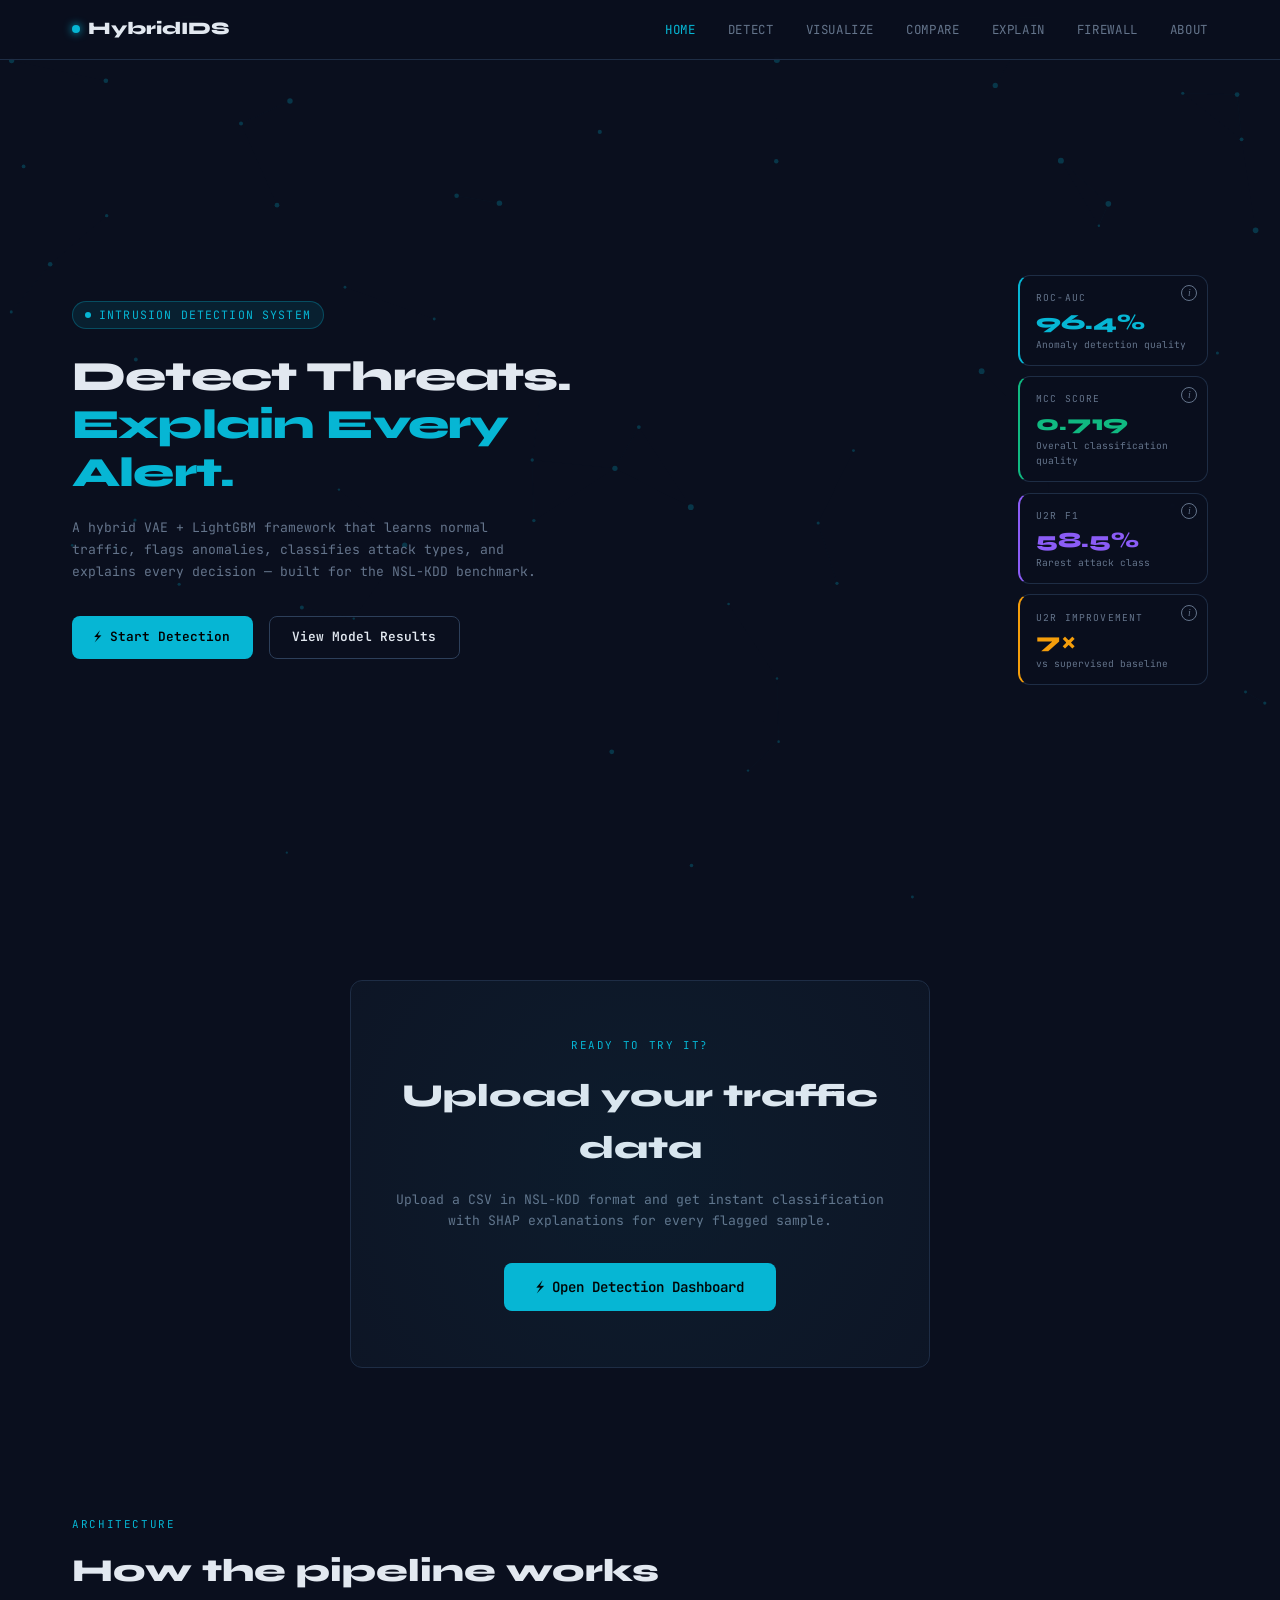
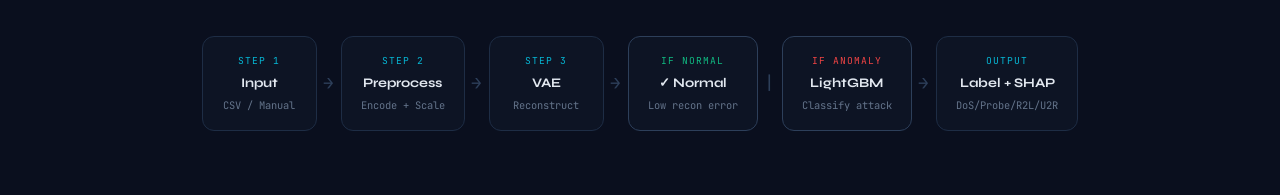
<file: frontend/index.html>
<!DOCTYPE html>
<html lang="en">
<head>
  <meta charset="UTF-8"/>
  <meta name="viewport" content="width=device-width, initial-scale=1.0"/>
  <title>HybridIDS — Network Intrusion Detection System</title>
  <link href="https://fonts.googleapis.com/css2?family=Syne:wght@700;800&family=JetBrains+Mono:wght@400;600&display=swap" rel="stylesheet"/>
  <style>
    *, *::before, *::after { box-sizing: border-box; margin: 0; padding: 0; }

    :root {
      --bg:        #0a0f1e;
      --panel:     #0d1424;
      --surface:   #111827;
      --border:    #1e2d45;
      --border2:   #2d3f5a;
      --cyan:      #06b6d4;
      --green:     #10b981;
      --purple:    #8b5cf6;
      --yellow:    #f59e0b;
      --red:       #ef4444;
      --orange:    #f97316;
      --text:      #e2e8f0;
      --muted:     #64748b;
      --radius:    8px;
      --radius-lg: 12px;
      --transition:0.2s ease;
    }

    html { scroll-behavior: smooth; }

    body {
      background: var(--bg);
      color: var(--text);
      font-family: 'JetBrains Mono', monospace;
      font-size: 14px;
      line-height: 1.6;
      min-height: 100vh;
    }

    a { color: inherit; text-decoration: none; }

    .container {
      max-width: 1200px;
      margin: 0 auto;
      padding: 0 2rem;
    }

    .muted { color: var(--muted); }

    /* ── Navbar ── */
    .navbar {
      position: fixed;
      top: 0; left: 0; right: 0;
      z-index: 200;
      height: 60px;
      background: rgba(10,15,30,0.88);
      backdrop-filter: blur(12px);
      border-bottom: 1px solid var(--border);
      display: flex;
      align-items: center;
    }
    .navbar .container {
      display: flex;
      align-items: center;
      justify-content: space-between;
      width: 100%;
    }
    .nav-logo {
      display: flex;
      align-items: center;
      gap: 8px;
      font-family: 'Syne', sans-serif;
      font-weight: 800;
      font-size: 1.1rem;
    }
    .nav-logo .dot {
      width: 8px; height: 8px;
      background: var(--cyan);
      border-radius: 50%;
      box-shadow: 0 0 8px var(--cyan);
    }
    .nav-links {
      display: flex;
      list-style: none;
      gap: 2rem;
    }
    .nav-links a {
      font-size: 0.78rem;
      color: var(--muted);
      letter-spacing: 0.05em;
      text-transform: uppercase;
      transition: color var(--transition);
    }
    .nav-links a:hover,
    .nav-links a.active { color: var(--cyan); }

    /* ── Buttons ── */
    .btn {
      display: inline-flex;
      align-items: center;
      gap: 6px;
      padding: 0.65rem 1.4rem;
      border-radius: var(--radius);
      font-family: 'JetBrains Mono', monospace;
      font-size: 0.8rem;
      font-weight: 600;
      cursor: pointer;
      transition: all var(--transition);
      border: none;
    }
    .btn-primary { background: var(--cyan); color: #000; }
    .btn-primary:hover { background: #22d3ee; box-shadow: 0 0 20px rgba(6,182,212,0.4); }
    .btn-outline { background: transparent; border: 1px solid var(--border2); color: var(--text); }
    .btn-outline:hover { border-color: var(--cyan); color: var(--cyan); }

    /* ── Section helpers ── */
    .section-tag {
      display: inline-block;
      font-size: 0.68rem;
      letter-spacing: 0.15em;
      text-transform: uppercase;
      color: var(--cyan);
      margin-bottom: 0.75rem;
    }
    .section-title {
      font-family: 'Syne', sans-serif;
      font-size: 2rem;
      font-weight: 800;
      margin-bottom: 0.75rem;
    }
    .section-sub {
      color: var(--muted);
      font-size: 0.82rem;
      max-width: 540px;
    }
    .section-header { margin-bottom: 2.5rem; }

    /* ── Animations ── */
    @keyframes fadeUp {
      from { opacity: 0; transform: translateY(20px); }
      to   { opacity: 1; transform: translateY(0); }
    }
    @keyframes blink {
      0%,100% { opacity: 1; }
      50%      { opacity: 0; }
    }

    .stagger > * { animation: fadeUp 0.5s ease forwards; opacity: 0; }
    .stagger > *:nth-child(1) { animation-delay: 0.1s; }
    .stagger > *:nth-child(2) { animation-delay: 0.2s; }
    .stagger > *:nth-child(3) { animation-delay: 0.3s; }
    .stagger > *:nth-child(4) { animation-delay: 0.4s; }
    .stagger > *:nth-child(5) { animation-delay: 0.5s; }
    .stagger > *:nth-child(6) { animation-delay: 0.6s; }

    /* ══════════════════════════════
       HERO
    ══════════════════════════════ */
    .hero {
      min-height: 100vh;
      display: flex;
      align-items: center;
      padding-top: 60px;
      position: relative;
      overflow: hidden;
    }
    canvas#bg {
      position: fixed;
      inset: 0;
      z-index: 0;
      opacity: 0.4;
    }
    .hero .container {
      display: flex;
      align-items: center;
      justify-content: space-between;
      gap: 3rem;
      width: 100%;
      position: relative;
      z-index: 2;
    }
    .hero-content {
      flex: 1;
      min-width: 0;
      max-width: 560px;
    }
    .hero-tag {
      display: inline-flex;
      align-items: center;
      gap: 8px;
      padding: 4px 12px;
      background: rgba(6,182,212,0.1);
      border: 1px solid rgba(6,182,212,0.3);
      border-radius: 100px;
      font-size: 0.72rem;
      color: var(--cyan);
      letter-spacing: 0.1em;
      text-transform: uppercase;
      margin-bottom: 1.5rem;
    }
    .hero-tag .blink {
      width: 6px; height: 6px;
      background: var(--cyan);
      border-radius: 50%;
      animation: blink 1.2s infinite;
    }
    .hero h1 {
      font-family: 'Syne', sans-serif;
      font-size: 2.6rem;
      font-weight: 800;
      line-height: 1.15;
      letter-spacing: -0.02em;
      margin-bottom: 1.25rem;
    }
    .hero h1 .line2 { color: var(--cyan); display: block; }
    .hero-sub {
      font-size: 0.82rem;
      color: var(--muted);
      line-height: 1.7;
      max-width: 480px;
      margin-bottom: 2rem;
    }
    .hero-actions { display: flex; gap: 1rem; flex-wrap: wrap; }

    /* ══════════════════════════════
       STAT CARDS + TOOLTIPS
    ══════════════════════════════ */
    .hero-stats {
      flex-shrink: 0;
      z-index: 2;
    }
    .stats-grid {
      display: flex;
      flex-direction: column;
      gap: 0.65rem;
      width: 190px;
    }
    .stat-card {
      position: relative;
      background: rgba(10,15,30,0.85);
      backdrop-filter: blur(10px);
      border: 1px solid var(--border);
      border-radius: var(--radius-lg);
      padding: 0.9rem 1rem 0.8rem;
      cursor: default;
      overflow: visible; /* tooltips must escape */
      transition: border-color 0.25s, transform 0.2s, box-shadow 0.25s;
      animation: fadeUp 0.6s ease forwards;
      opacity: 0;
    }
    .stat-card:nth-child(1) { animation-delay: 0.4s; }
    .stat-card:nth-child(2) { animation-delay: 0.55s; }
    .stat-card:nth-child(3) { animation-delay: 0.7s; }
    .stat-card:nth-child(4) { animation-delay: 0.85s; }

    .stat-card.cyan   { --accent: var(--cyan);   border-left: 2px solid var(--cyan); }
    .stat-card.green  { --accent: var(--green);  border-left: 2px solid var(--green); }
    .stat-card.purple { --accent: var(--purple); border-left: 2px solid var(--purple); }
    .stat-card.yellow { --accent: var(--yellow); border-left: 2px solid var(--yellow); }

    .stat-card:hover {
      transform: translateY(-3px);
      border-color: var(--accent);
      box-shadow: 0 8px 28px color-mix(in srgb, var(--accent) 18%, transparent);
    }
    .stat-card::before {
      content: '';
      position: absolute;
      top: 0; left: 0; right: 0;
      height: 2px;
      background: var(--accent);
      border-radius: var(--radius-lg) var(--radius-lg) 0 0;
      opacity: 0;
      transition: opacity 0.25s;
    }
    .stat-card:hover::before { opacity: 1; }

    .info-icon {
      position: absolute;
      top: 0.6rem; right: 0.6rem;
      width: 16px; height: 16px;
      border-radius: 50%;
      border: 1px solid var(--muted);
      color: var(--muted);
      font-size: 10px;
      display: flex; align-items: center; justify-content: center;
      font-family: serif;
      font-style: italic;
      transition: border-color 0.2s, color 0.2s;
    }
    .stat-card:hover .info-icon { border-color: var(--accent); color: var(--accent); }

    .stat-label {
      font-size: 0.6rem;
      letter-spacing: 0.12em;
      text-transform: uppercase;
      color: var(--muted);
      margin-bottom: 0.4rem;
    }
    .stat-value {
      font-family: 'Syne', sans-serif;
      font-size: 1.35rem;
      font-weight: 800;
      color: var(--accent);
      line-height: 1;
      margin-bottom: 0.2rem;
    }
    .stat-sub { font-size: 0.6rem; color: var(--muted); }

    /* tooltip — pops to the LEFT of the card */
    .tooltip {
      position: absolute;
      top: 50%;
      right: calc(100% + 12px);
      left: auto;
      transform: translateY(-50%) translateX(6px);
      width: 270px;
      background: #080f1c;
      border: 1px solid var(--accent);
      border-radius: 10px;
      padding: 0.9rem;
      pointer-events: none;
      opacity: 0;
      transition: opacity 0.2s ease, transform 0.2s ease;
      z-index: 999;
      box-shadow: 0 10px 36px rgba(0,0,0,0.8);
    }
    /* right-pointing arrow */
    .tooltip::after {
      content: '';
      position: absolute;
      top: 50%;
      left: 100%;
      transform: translateY(-50%);
      border: 6px solid transparent;
      border-left-color: var(--accent);
    }
    .stat-card:hover .tooltip {
      opacity: 1;
      transform: translateY(-50%) translateX(0);
    }

    .tooltip-title {
      font-family: 'Syne', sans-serif;
      font-size: 0.75rem;
      font-weight: 700;
      color: var(--accent);
      margin-bottom: 0.45rem;
      display: flex; align-items: center; gap: 0.4rem;
    }
    .tooltip-title::before {
      content: '';
      width: 5px; height: 5px;
      border-radius: 50%;
      background: var(--accent);
      flex-shrink: 0;
    }
    .tooltip-body {
      font-size: 0.7rem;
      line-height: 1.55;
      color: #94a3b8;
    }
    .tooltip-body strong { color: var(--text); font-weight: 600; }
    .tooltip-highlight {
      display: block;
      margin-top: 0.5rem;
      padding: 0.2rem 0.55rem;
      background: color-mix(in srgb, var(--accent) 10%, transparent);
      border-left: 2px solid var(--accent);
      border-radius: 3px;
      font-size: 0.66rem;
      color: var(--accent);
      font-weight: 600;
    }

    /* ══════════════════════════════
       FEATURES
    ══════════════════════════════ */
    .features { padding: 6rem 0; position: relative; z-index: 1; }
    .features-grid {
      display: grid;
      grid-template-columns: repeat(3, 1fr);
      gap: 1.25rem;
    }
    .feature-card {
      background: var(--panel);
      border: 1px solid var(--border);
      border-radius: var(--radius-lg);
      padding: 1.5rem;
      transition: transform var(--transition), border-color var(--transition);
      position: relative;
      overflow: hidden;
    }
    .feature-card:hover { transform: translateY(-4px); border-color: var(--border2); }
    .feature-card::after {
      content: '';
      position: absolute; inset: 0;
      background: linear-gradient(135deg, rgba(6,182,212,0.04), transparent);
      opacity: 0;
      transition: opacity var(--transition);
      pointer-events: none;
    }
    .feature-card:hover::after { opacity: 1; }
    .feature-icon {
      width: 40px; height: 40px;
      border-radius: var(--radius);
      display: flex; align-items: center; justify-content: center;
      font-size: 1.2rem;
      margin-bottom: 0.9rem;
    }
    .feature-card h3 { font-family: 'Syne', sans-serif; font-size: 0.95rem; margin-bottom: 0.45rem; }
    .feature-card p  { color: var(--muted); font-size: 0.78rem; line-height: 1.6; }

    /* ══════════════════════════════
       PIPELINE
    ══════════════════════════════ */
    .pipeline { padding: 4rem 0; position: relative; z-index: 1; }
    .pipeline-flow {
      display: flex;
      align-items: center;
      justify-content: center;
      flex-wrap: wrap;
      margin-top: 2.5rem;
    }
    .pipeline-step {
      background: var(--panel);
      border: 1px solid var(--border);
      border-radius: var(--radius-lg);
      padding: 1rem 1.2rem;
      text-align: center;
      min-width: 115px;
      transition: border-color var(--transition);
    }
    .pipeline-step:hover { border-color: var(--cyan); }
    .pipeline-step-num  { font-size: 0.6rem; color: var(--cyan); text-transform: uppercase; letter-spacing: 0.1em; margin-bottom: 0.25rem; }
    .pipeline-step-name { font-family: 'Syne', sans-serif; font-size: 0.82rem; font-weight: 700; }
    .pipeline-step-sub  { font-size: 0.65rem; color: var(--muted); margin-top: 0.2rem; }
    .pipeline-arrow     { color: var(--border2); font-size: 1.1rem; padding: 0 0.4rem; flex-shrink: 0; }

    /* ══════════════════════════════
       CTA
    ══════════════════════════════ */
    .cta { padding: 5rem 0; text-align: center; position: relative; z-index: 1; }
    .cta-box {
      background: var(--panel);
      border: 1px solid var(--border);
      border-radius: var(--radius-lg);
      padding: 3.5rem 2rem;
      max-width: 580px;
      margin: 0 auto;
      position: relative;
      overflow: hidden;
    }
    .cta-box::before {
      content: '';
      position: absolute;
      top: -50%; left: -50%;
      width: 200%; height: 200%;
      background: radial-gradient(circle at center, rgba(6,182,212,0.05) 0%, transparent 60%);
      pointer-events: none;
    }

    /* ══════════════════════════════
       RESPONSIVE
    ══════════════════════════════ */
    @media (max-width: 960px) {
      .hero .container  { flex-direction: column; text-align: center; padding-top: 2rem; }
      .hero-content     { max-width: 100%; }
      .hero-actions     { justify-content: center; }
      .hero-sub         { margin: 0 auto 2rem; }
      .hero-stats       { width: 100%; }
      .stats-grid       { width: 100%; flex-direction: row; flex-wrap: wrap; }
      .features-grid    { grid-template-columns: 1fr 1fr; }
      .nav-links        { display: none; }
    }
    @media (max-width: 600px) {
      .features-grid  { grid-template-columns: 1fr; }
      .pipeline-flow  { flex-direction: column; }
      .pipeline-arrow { transform: rotate(90deg); }
    }
  </style>
</head>
<body>

<canvas id="bg"></canvas>

<!-- ── Navbar ── -->
<nav class="navbar">
  <div class="container">
    <a href="/index.html" class="nav-logo"><span class="dot"></span>HybridIDS</a>
    <ul class="nav-links">
      <li><a href="/index.html" class="active">Home</a></li>
      <li><a href="/dashboard.html">Detect</a></li>
      <li><a href="/visualizations.html">Visualize</a></li>
      <li><a href="/comparison.html">Compare</a></li>
      <li><a href="/explainability.html">Explain</a></li>
      <li><a href="/firewall.html">Firewall</a></li>
      <li><a href="/about.html">About</a></li>
    </ul>
  </div>
</nav>

<!-- ── Hero ── -->
<section class="hero">
  <div class="container">

    <!-- Left: text -->
    <div class="hero-content">
      <div class="hero-tag"><span class="blink"></span>Intrusion Detection System</div>
      <h1>Detect Threats.<span class="line2">Explain Every Alert.</span></h1>
      <p class="hero-sub">
        A hybrid VAE + LightGBM framework that learns normal traffic, flags anomalies,
        classifies attack types, and explains every decision — built for the NSL-KDD benchmark.
      </p>
      <div class="hero-actions">
        <a href="/dashboard.html" class="btn btn-primary">⚡ Start Detection</a>
        <a href="/comparison.html" class="btn btn-outline">View Model Results</a>
      </div>
    </div>

    <!-- Right: stat cards -->
    <div class="hero-stats">
      <div class="stats-grid">

        <!-- ROC-AUC -->
        <div class="stat-card cyan">
          <div class="info-icon">i</div>
          <div class="stat-label">ROC-AUC</div>
          <div class="stat-value">96.4%</div>
          <div class="stat-sub">Anomaly detection quality</div>
          <div class="tooltip">
            <div class="tooltip-title">ROC-AUC Explained</div>
            <div class="tooltip-body">
              <strong>Receiver Operating Characteristic — Area Under Curve.</strong>
              Measures how well the VAE separates normal traffic from attacks <em>before</em> any classification happens.
              <br><br>
              1.0 = perfect &nbsp;·&nbsp; 0.5 = random guessing.<br>
              <strong>0.964</strong> — highly accurate even though it never saw attack labels during training.
              <span class="tooltip-highlight">VAE trained on normal traffic only</span>
            </div>
          </div>
        </div>

        <!-- MCC -->
        <div class="stat-card green">
          <div class="info-icon">i</div>
          <div class="stat-label">MCC Score</div>
          <div class="stat-value">0.719</div>
          <div class="stat-sub">Overall classification quality</div>
          <div class="tooltip">
            <div class="tooltip-title">Matthews Correlation Coefficient</div>
            <div class="tooltip-body">
              The <strong>most honest metric</strong> for imbalanced datasets — accounts for all four cells: TP, TN, FP, FN.
              <br><br>
              <strong>0</strong> = random guessing &nbsp;·&nbsp; <strong>1.0</strong> = perfect.<br>
              0.719 is strong given NSL-KDD's extreme class imbalance.
              <span class="tooltip-highlight">More reliable than accuracy on skewed data</span>
            </div>
          </div>
        </div>

        <!-- U2R F1 -->
        <div class="stat-card purple">
          <div class="info-icon">i</div>
          <div class="stat-label">U2R F1</div>
          <div class="stat-value">58.5%</div>
          <div class="stat-sub">Rarest attack class</div>
          <div class="tooltip">
            <div class="tooltip-title">User-to-Root F1 Score</div>
            <div class="tooltip-body">
              <strong>U2R = User-to-Root</strong> — privilege escalation where an intruder gains admin access from a normal account. Rarest and most dangerous class.
              <br><br>
              F1 balances precision and recall. 58.5% on a class with only <strong>52 training samples</strong> vs 45,927 DoS is a major result.
              <span class="tooltip-highlight">Only 52 U2R samples in training set</span>
            </div>
          </div>
        </div>

        <!-- 7x -->
        <div class="stat-card yellow">
          <div class="info-icon">i</div>
          <div class="stat-label">U2R Improvement</div>
          <div class="stat-value">7×</div>
          <div class="stat-sub">vs supervised baseline</div>
          <div class="tooltip">
            <div class="tooltip-title">Headline Result</div>
            <div class="tooltip-body">
              Plain LightGBM (no VAE) scores <strong>0.082 F1</strong> on U2R.
              The full hybrid scores <strong>0.585</strong>.
              <br><br>
              A <strong>7× improvement</strong> — proving VAE latent features help detect rare attacks the classifier would otherwise miss entirely.
              <span class="tooltip-highlight">0.082 → 0.585 &nbsp;·&nbsp; supervised vs hybrid</span>
            </div>
          </div>
        </div>

      </div>
    </div>

  </div>
</section>

<!-- ── Features 
<section class="features">
  <div class="container">
    <div class="section-header">
      <span class="section-tag">What it does</span>
      <h2 class="section-title">Four-stage intelligent pipeline</h2>
      <p class="section-sub">Each component is independently valuable — together they form a robust, explainable detection system.</p>
    </div>
    <div class="features-grid stagger">
      <div class="feature-card">
        <div class="feature-icon" style="background:rgba(6,182,212,0.1);color:var(--cyan)">🧠</div>
        <h3>Self-Supervised Learning</h3>
        <p>A Variational Autoencoder trained exclusively on normal traffic learns the latent structure of benign behavior — without any attack labels.</p>
      </div>
      <div class="feature-card">
        <div class="feature-icon" style="background:rgba(239,68,68,0.1);color:var(--red)">🚨</div>
        <h3>Adaptive Anomaly Detection</h3>
        <p>Reconstruction error is log-transformed and compared against an ensemble threshold derived from three complementary methods.</p>
      </div>
      <div class="feature-card">
        <div class="feature-icon" style="background:rgba(16,185,129,0.1);color:var(--green)">🎯</div>
        <h3>Attack Classification</h3>
        <p>A cost-sensitive LightGBM classifier — trained with SMOTE-ENN balancing — categorises flagged traffic into DoS, Probe, R2L, or U2R.</p>
      </div>
      <div class="feature-card">
        <div class="feature-icon" style="background:rgba(139,92,246,0.1);color:var(--purple)">🔍</div>
        <h3>SHAP Explainability</h3>
        <p>Every flagged sample comes with a SHAP breakdown showing exactly which features drove the decision — in plain English.</p>
      </div>
      <div class="feature-card">
        <div class="feature-icon" style="background:rgba(245,158,11,0.1);color:var(--yellow)">⚖️</div>
        <h3>Imbalance-Aware</h3>
        <p>SMOTE-ENN oversampling combined with 12× cost-sensitive weights for U2R — the rarest and most critical attack class.</p>
      </div>
      <div class="feature-card">
        <div class="feature-icon" style="background:rgba(249,115,22,0.1);color:var(--orange)">📊</div>
        <h3>Full Model Comparison</h3>
        <p>Four experiments compared head-to-head: supervised baseline, VAE-only, basic hybrid, and the full cost-sensitive system.</p>
      </div>
    </div>
  </div>
</section>
-->

<!-- ── CTA ── -->
<section class="cta">
  <div class="container">
    <div class="cta-box">
      <span class="section-tag" style="display:block;margin-bottom:1rem">Ready to try it?</span>
      <h2 class="section-title" style="margin-bottom:1rem">Upload your traffic data</h2>
      <p class="muted" style="margin-bottom:2rem;font-size:0.82rem">
        Upload a CSV in NSL-KDD format and get instant classification with SHAP explanations for every flagged sample.
      </p>
      <a href="/dashboard.html" class="btn btn-primary" style="font-size:0.88rem;padding:0.8rem 2rem">
        ⚡ Open Detection Dashboard
      </a>
    </div>
  </div>
</section>

<!-- ── Pipeline ── -->
<section class="pipeline">
  <div class="container">
    <div class="section-header">
      <span class="section-tag">Architecture</span>
      <h2 class="section-title">How the pipeline works</h2>
    </div>
    <div class="pipeline-flow">
      <div class="pipeline-step">
        <div class="pipeline-step-num">Step 1</div>
        <div class="pipeline-step-name">Input</div>
        <div class="pipeline-step-sub">CSV / Manual</div>
      </div>
      <div class="pipeline-arrow">→</div>
      <div class="pipeline-step">
        <div class="pipeline-step-num">Step 2</div>
        <div class="pipeline-step-name">Preprocess</div>
        <div class="pipeline-step-sub">Encode + Scale</div>
      </div>
      <div class="pipeline-arrow">→</div>
      <div class="pipeline-step">
        <div class="pipeline-step-num">Step 3</div>
        <div class="pipeline-step-name">VAE</div>
        <div class="pipeline-step-sub">Reconstruct</div>
      </div>
      <div class="pipeline-arrow">→</div>
      <div class="pipeline-step" style="border-color:var(--border2)">
        <div class="pipeline-step-num" style="color:var(--green)">If Normal</div>
        <div class="pipeline-step-name">✓ Normal</div>
        <div class="pipeline-step-sub">Low recon error</div>
      </div>
      <div class="pipeline-arrow">|</div>
      <div class="pipeline-step" style="border-color:var(--border2)">
        <div class="pipeline-step-num" style="color:var(--red)">If Anomaly</div>
        <div class="pipeline-step-name">LightGBM</div>
        <div class="pipeline-step-sub">Classify attack</div>
      </div>
      <div class="pipeline-arrow">→</div>
      <div class="pipeline-step">
        <div class="pipeline-step-num">Output</div>
        <div class="pipeline-step-name">Label + SHAP</div>
        <div class="pipeline-step-sub">DoS/Probe/R2L/U2R</div>
      </div>
    </div>
  </div>
</section>

<script>
const canvas = document.getElementById('bg');
const ctx = canvas.getContext('2d');
let W, H, nodes = [];

function resize() {
  W = canvas.width  = window.innerWidth;
  H = canvas.height = window.innerHeight;
}
function initNodes(n = 60) {
  nodes = Array.from({length: n}, () => ({
    x: Math.random() * W, y: Math.random() * H,
    vx: (Math.random() - 0.5) * 0.3,
    vy: (Math.random() - 0.5) * 0.3,
    r: Math.random() * 2 + 1,
  }));
}
function draw() {
  ctx.clearRect(0, 0, W, H);
  nodes.forEach(n => {
    n.x += n.vx; n.y += n.vy;
    if (n.x < 0 || n.x > W) n.vx *= -1;
    if (n.y < 0 || n.y > H) n.vy *= -1;
    ctx.beginPath();
    ctx.arc(n.x, n.y, n.r, 0, Math.PI * 2);
    ctx.fillStyle = 'rgba(6,182,212,0.6)';
    ctx.fill();
  });
  for (let i = 0; i < nodes.length; i++) {
    for (let j = i + 1; j < nodes.length; j++) {
      const dx = nodes[i].x - nodes[j].x;
      const dy = nodes[i].y - nodes[j].y;
      const dist = Math.sqrt(dx*dx + dy*dy);
      if (dist < 120) {
        ctx.beginPath();
        ctx.moveTo(nodes[i].x, nodes[i].y);
        ctx.lineTo(nodes[j].x, nodes[j].y);
        ctx.strokeStyle = `rgba(6,182,212,${0.15 * (1 - dist/120)})`;
        ctx.lineWidth = 0.5;
        ctx.stroke();
      }
    }
  }
  requestAnimationFrame(draw);
}

resize(); initNodes(); draw();
window.addEventListener('resize', () => { resize(); initNodes(); });
</script>
</body>
</html>
</file>
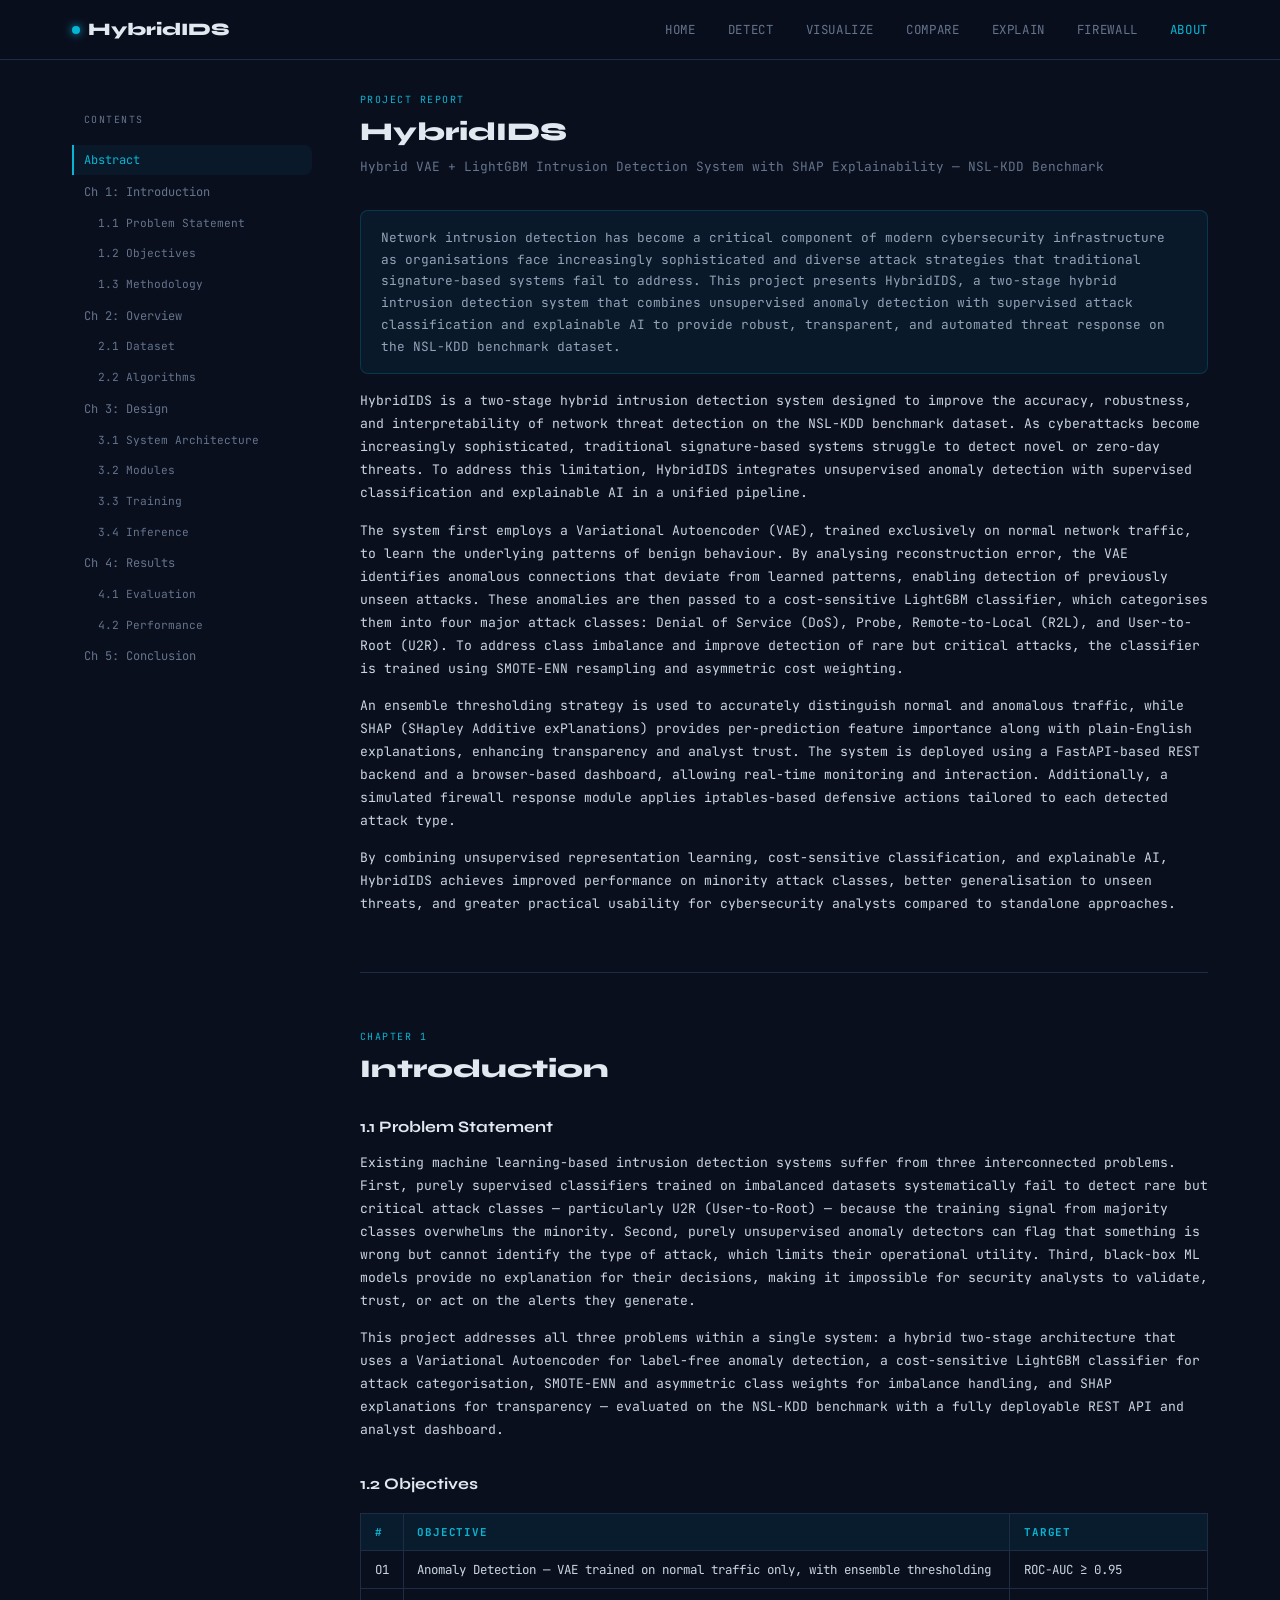
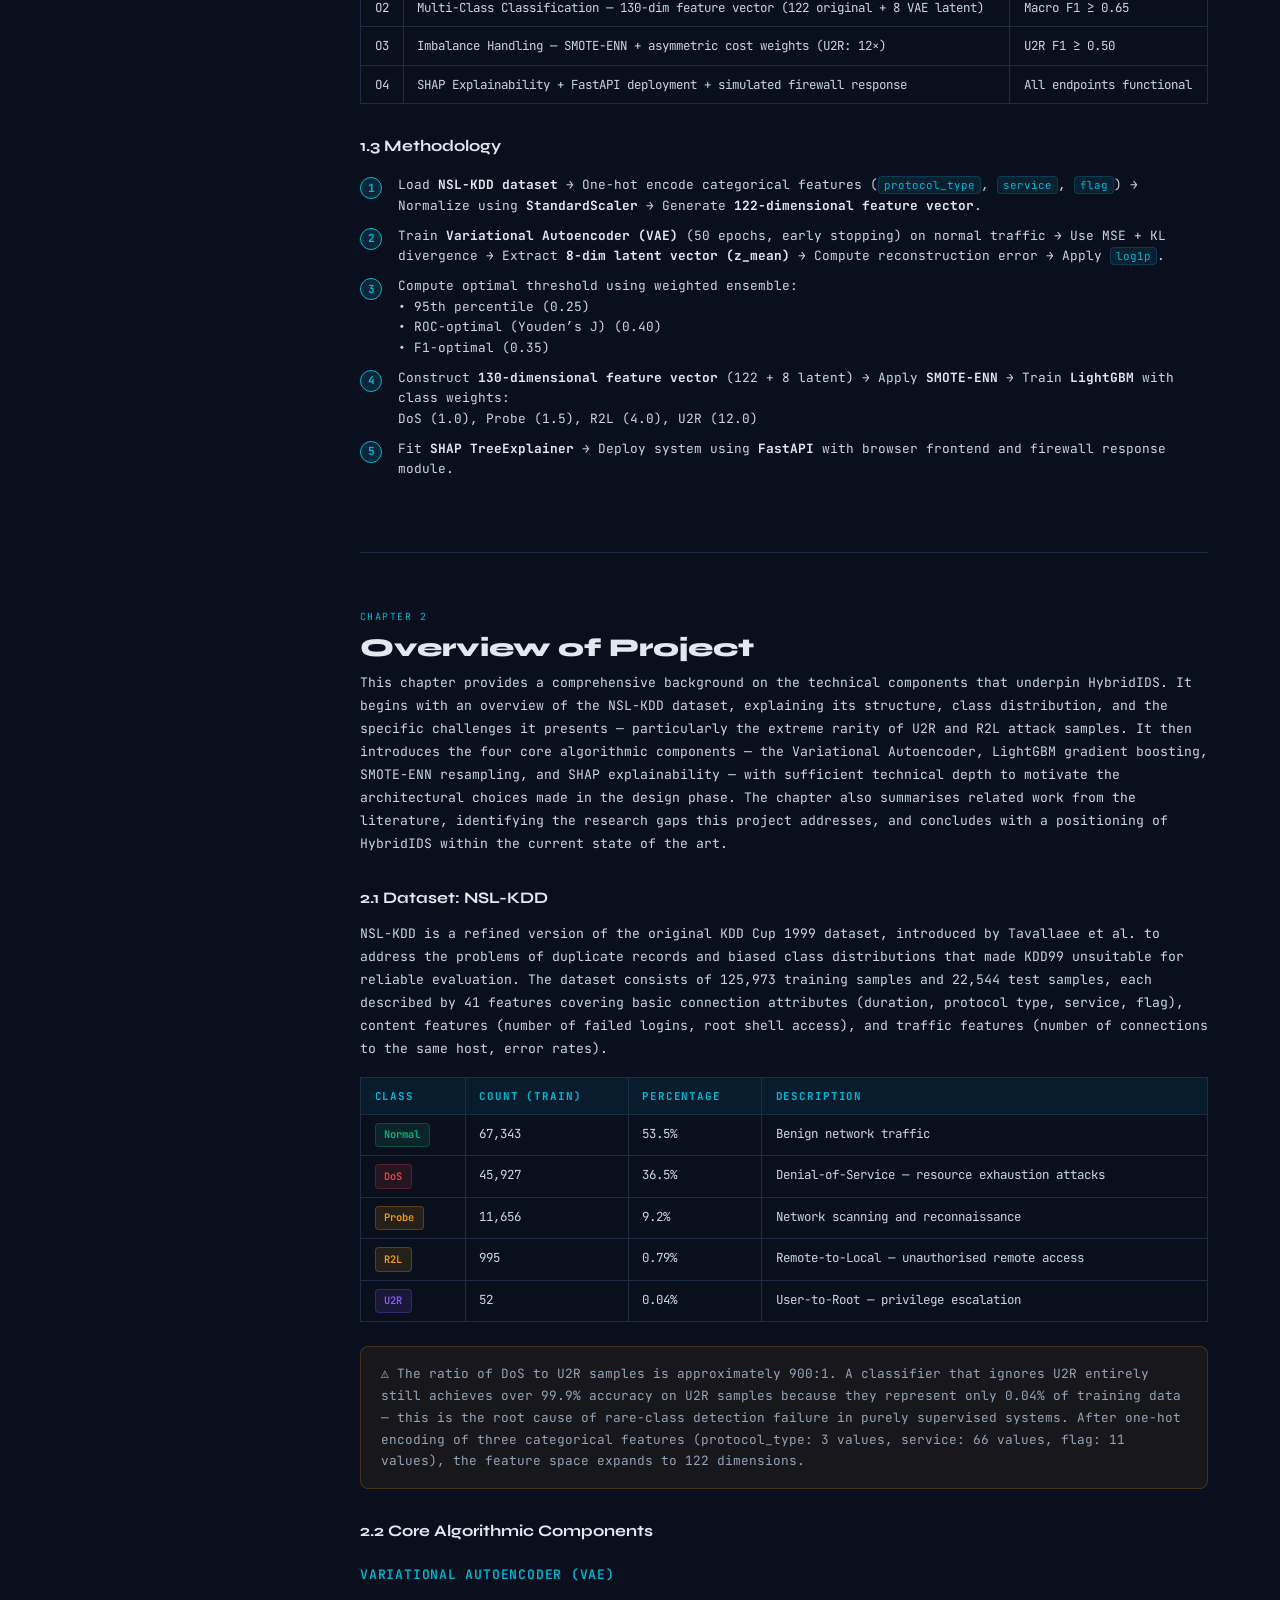
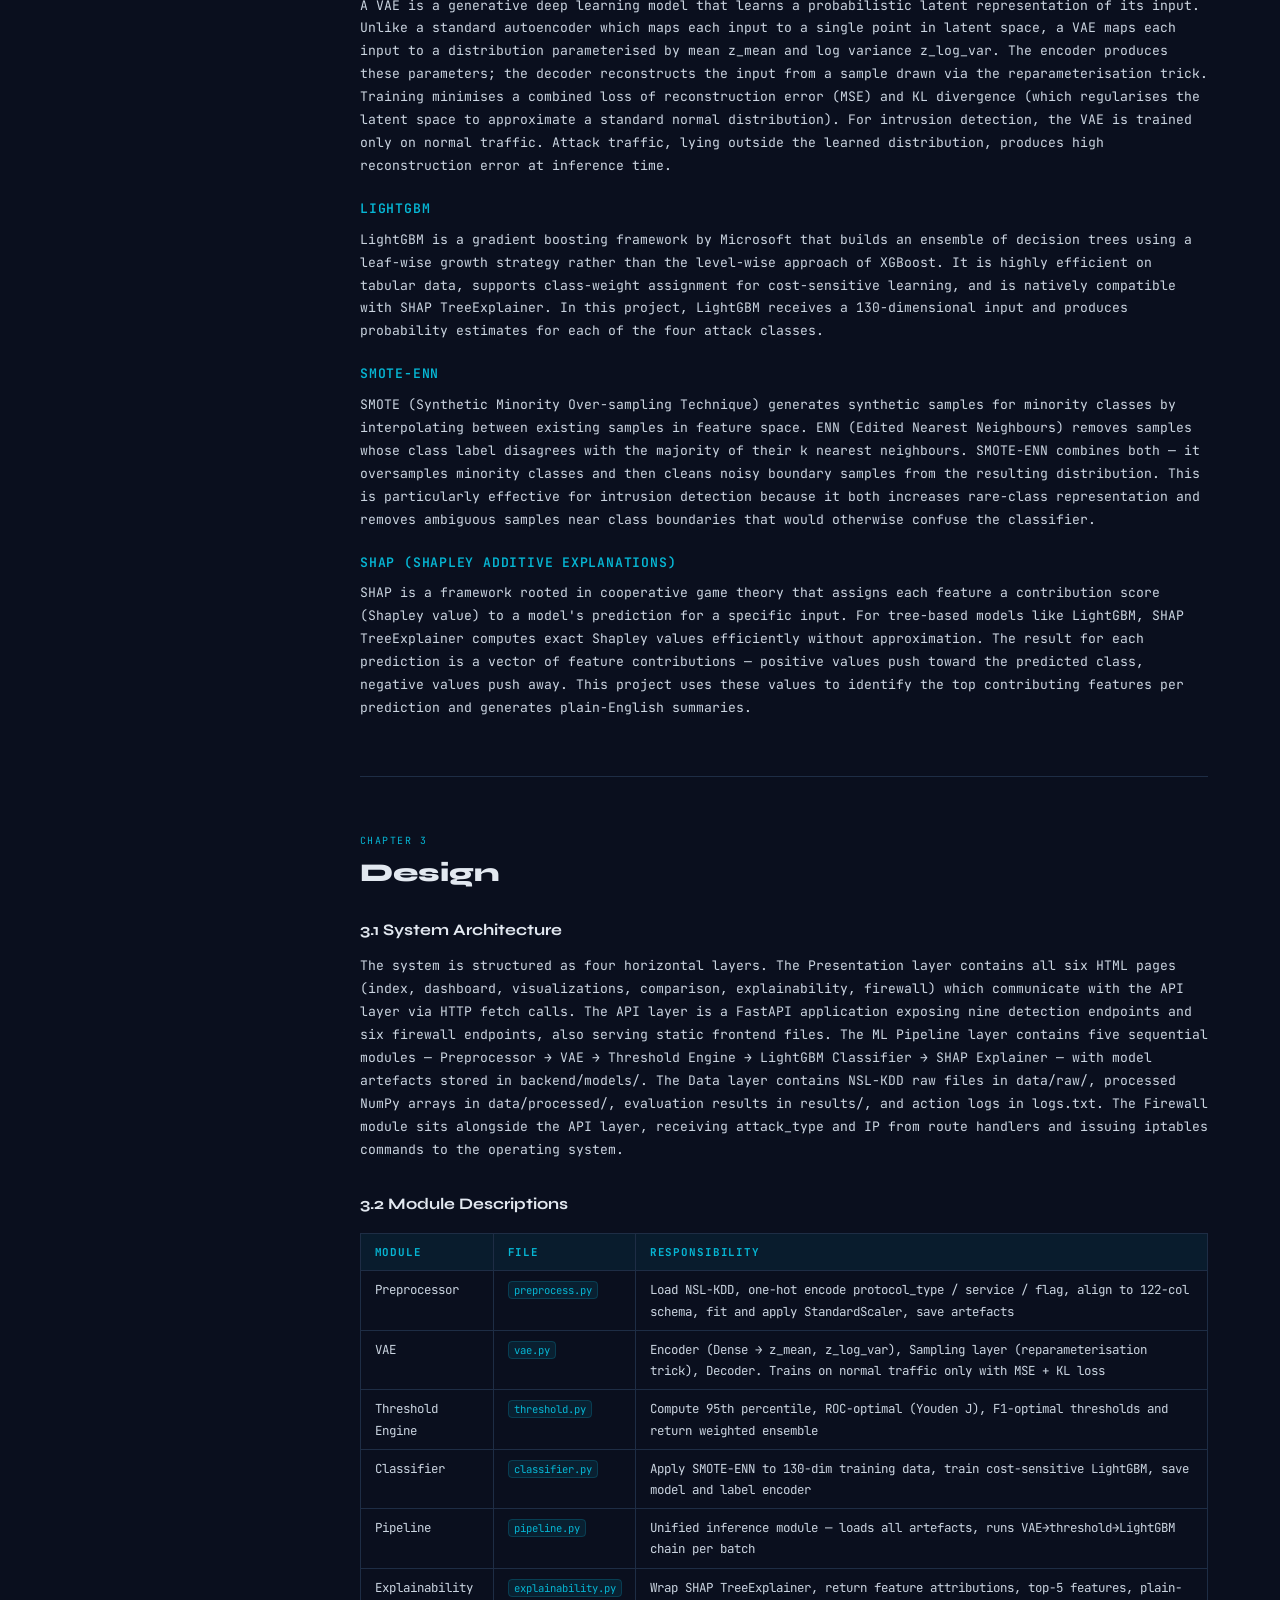
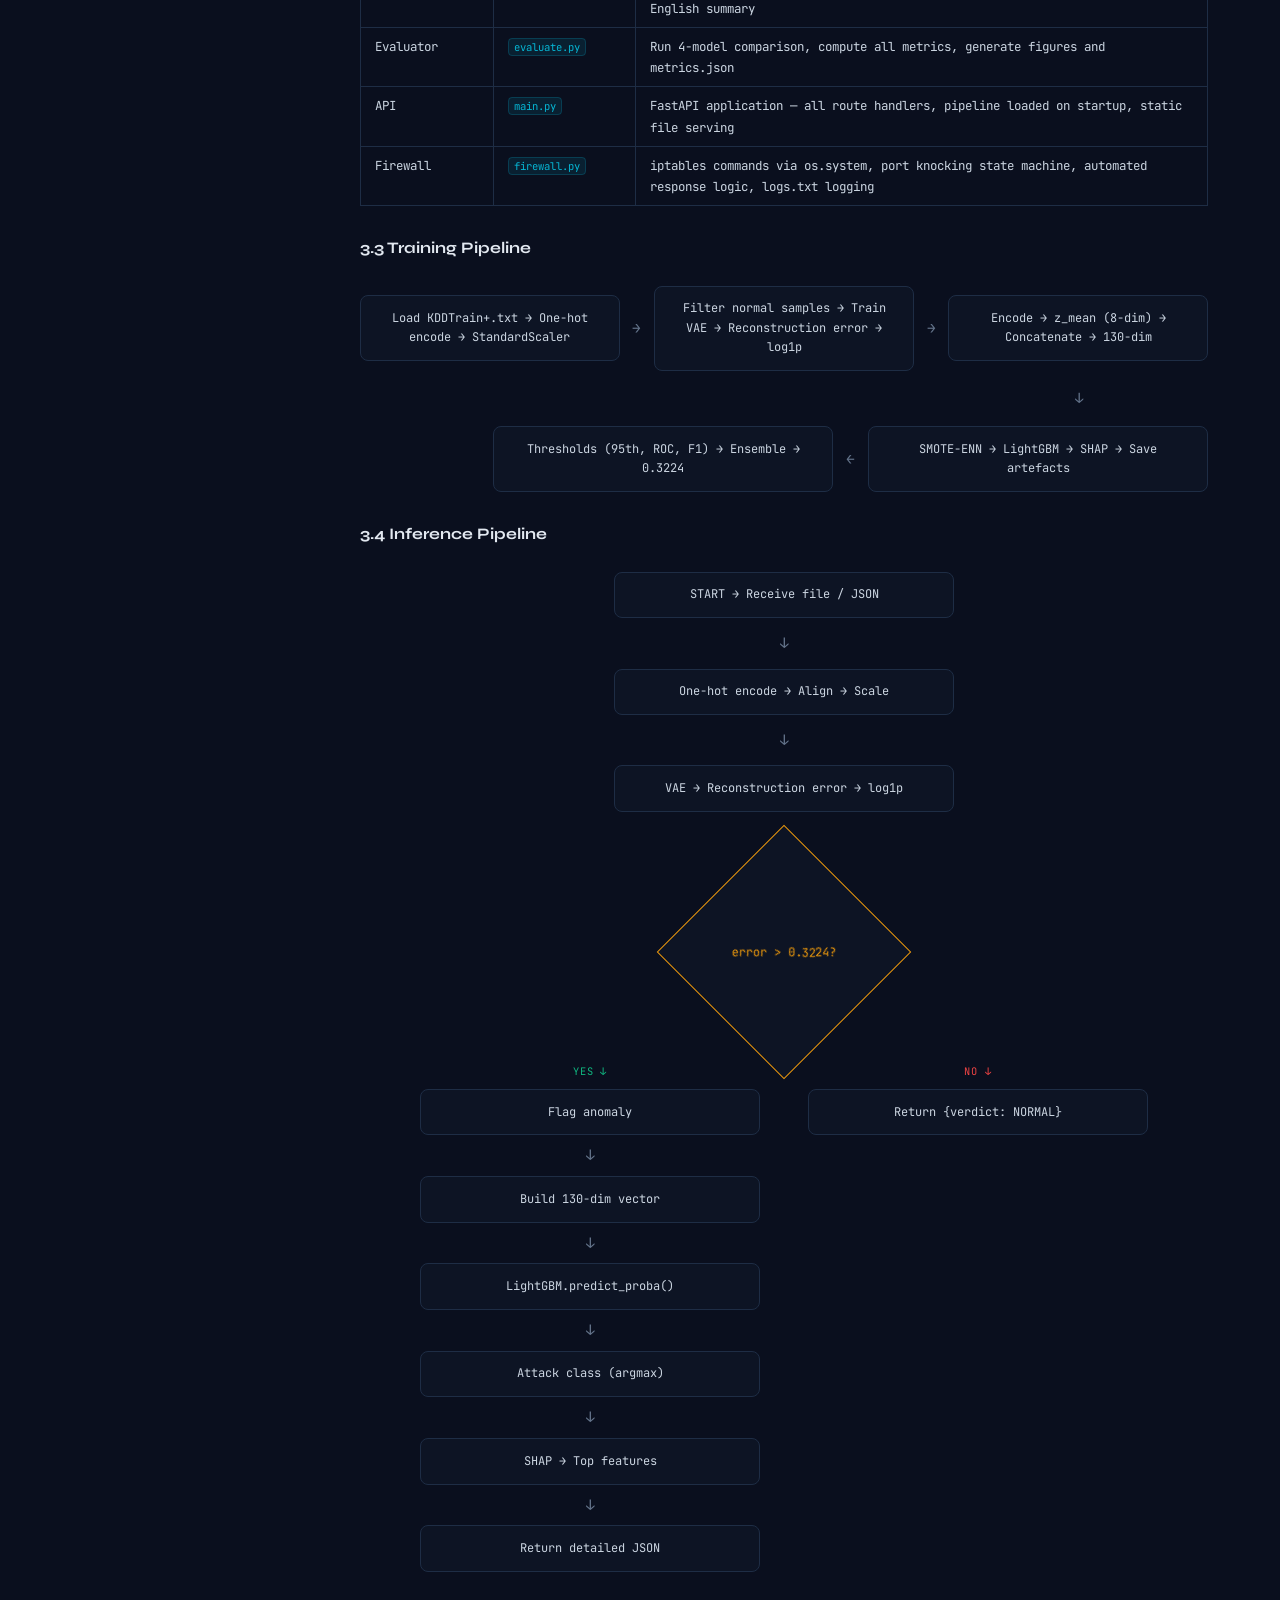
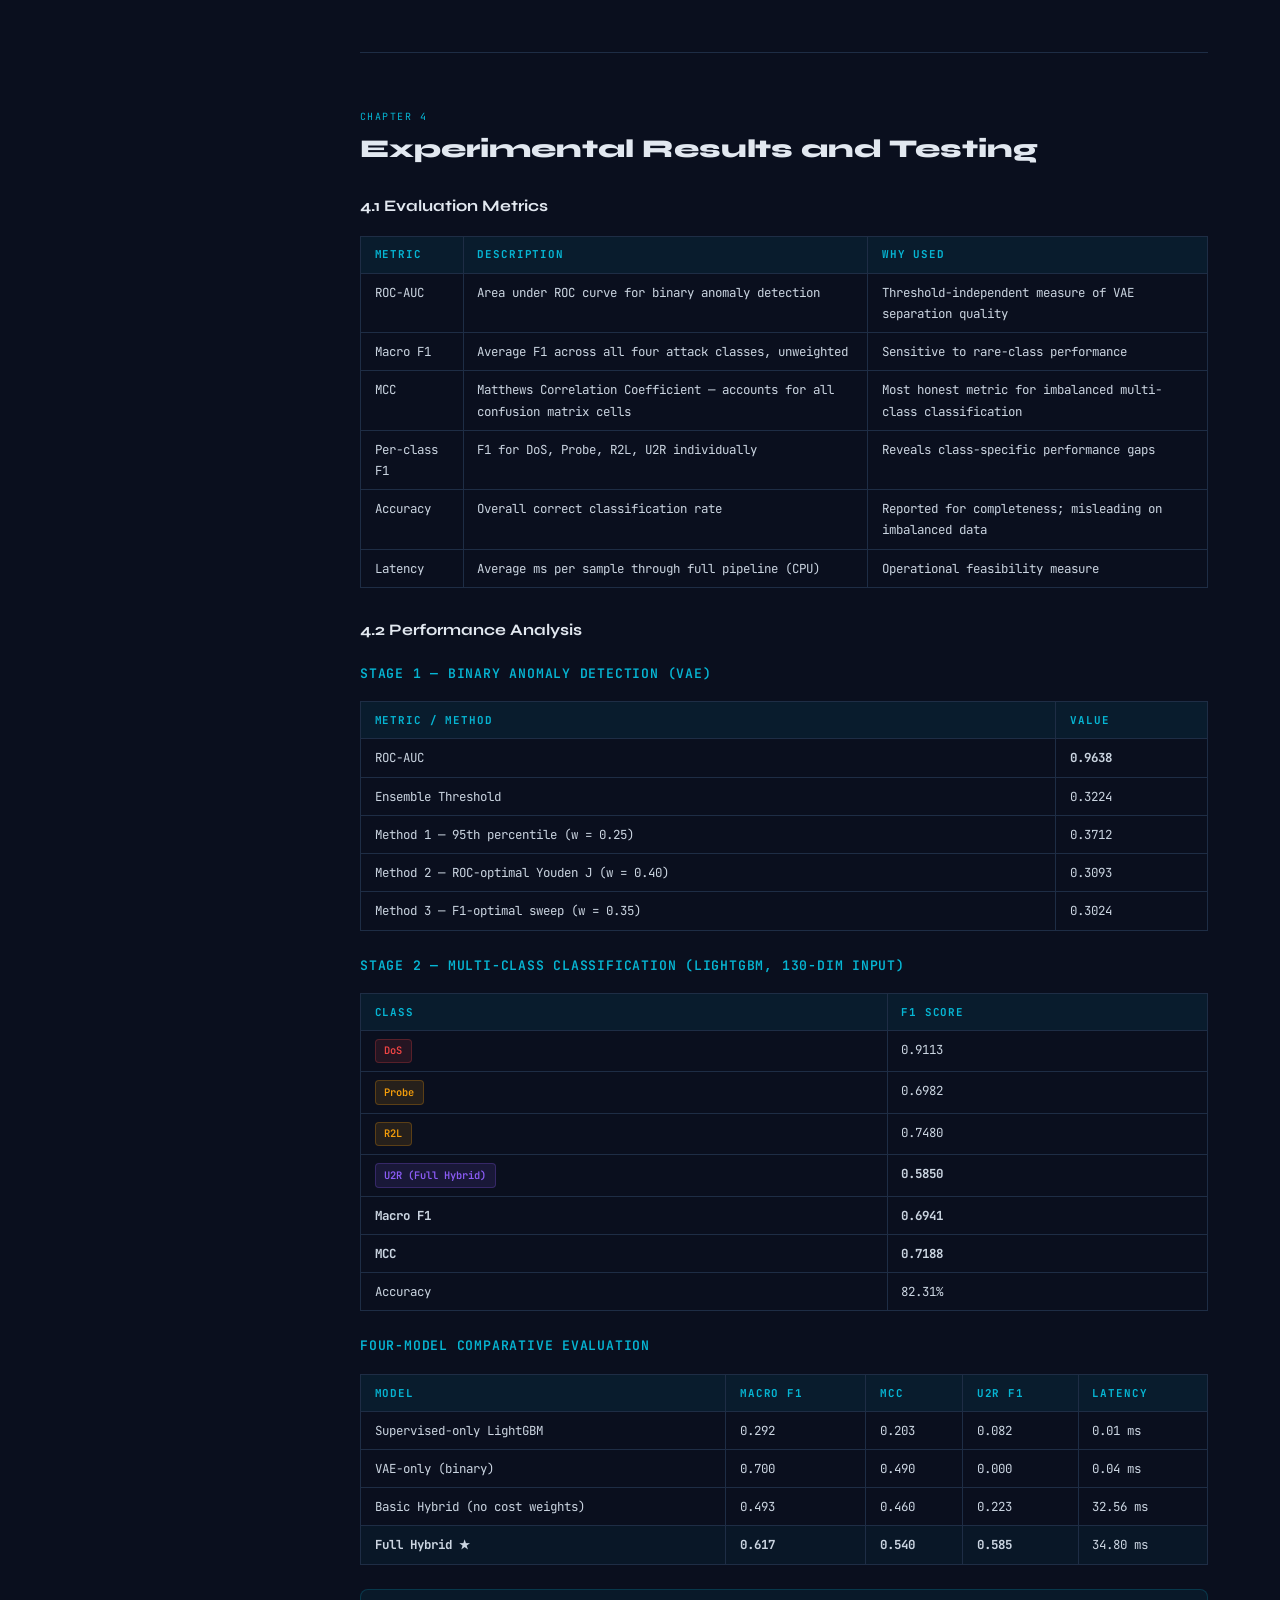
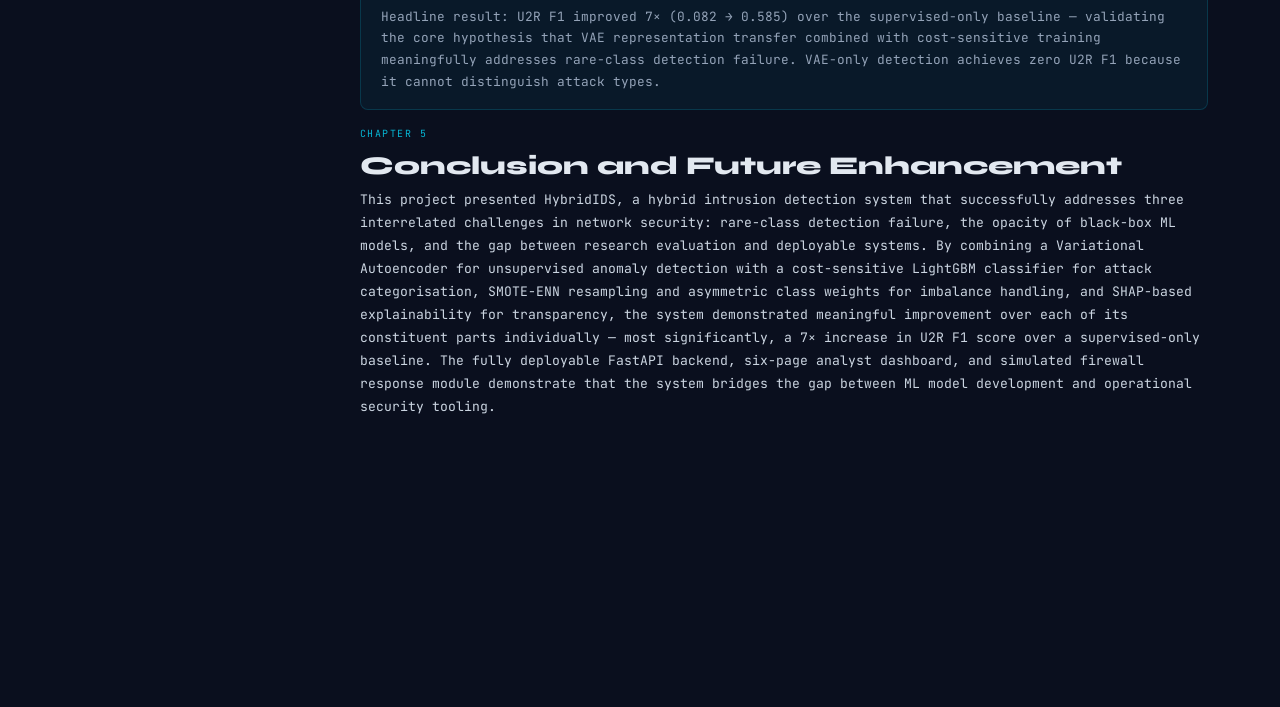
<file: frontend/about.html>
<!DOCTYPE html>
<html lang="en">
<head>
  <meta charset="UTF-8"/>
  <meta name="viewport" content="width=device-width, initial-scale=1.0"/>
  <title>HybridIDS — About</title>
  <link href="https://fonts.googleapis.com/css2?family=Syne:wght@700;800&family=JetBrains+Mono:wght@400;600&display=swap" rel="stylesheet"/>
  <style>
    *, *::before, *::after { box-sizing: border-box; margin: 0; padding: 0; }
    :root {
      --bg: #0a0f1e; --panel: #0d1424; --surface: #111827;
      --border: #1e2d45; --border2: #2d3f5a;
      --cyan: #06b6d4; --green: #10b981; --purple: #8b5cf6;
      --yellow: #f59e0b; --red: #ef4444; --orange: #f97316;
      --text: #e2e8f0; --muted: #64748b;
      --radius: 8px; --radius-lg: 12px; --transition: 0.2s ease;
    }
    html { scroll-behavior: smooth; }
    body { background: var(--bg); color: var(--text); font-family: 'JetBrains Mono', monospace; font-size: 14px; line-height: 1.7; min-height: 100vh; }
    a { color: var(--cyan); text-decoration: none; }
    a:hover { text-decoration: underline; }
    .container { max-width: 1200px; margin: 0 auto; padding: 0 2rem; }
    code { background: rgba(6,182,212,0.1); border: 1px solid rgba(6,182,212,0.2); border-radius: 4px; padding: 1px 5px; font-size: 0.85em; color: var(--cyan); font-family: 'JetBrains Mono', monospace; }

    .navbar { position: fixed; top: 0; left: 0; right: 0; z-index: 200; height: 60px; background: rgba(10,15,30,0.88); backdrop-filter: blur(12px); border-bottom: 1px solid var(--border); display: flex; align-items: center; }
    .navbar .container { display: flex; align-items: center; justify-content: space-between; width: 100%; }
    .nav-logo { display: flex; align-items: center; gap: 8px; font-family: 'Syne', sans-serif; font-weight: 800; font-size: 1.1rem; color: var(--text); }
    .nav-logo .dot { width: 8px; height: 8px; background: var(--cyan); border-radius: 50%; box-shadow: 0 0 8px var(--cyan); }
    .nav-links { display: flex; list-style: none; gap: 2rem; }
    .nav-links a { font-size: 0.78rem; color: var(--muted); letter-spacing: 0.05em; text-transform: uppercase; transition: color var(--transition); text-decoration: none; }
    .nav-links a:hover, .nav-links a.active { color: var(--cyan); }

    .about-layout { display: grid; grid-template-columns: 240px 1fr; gap: 3rem; padding-top: 60px; max-width: 1200px; margin: 0 auto; padding-left: 2rem; padding-right: 2rem; padding-bottom: 4rem; }

    .sidebar { position: sticky; top: 80px; height: fit-content; padding-top: 2rem; }
    .sidebar-title { font-size: 0.62rem; letter-spacing: 0.15em; text-transform: uppercase; color: var(--muted); margin-bottom: 1rem; padding-left: 0.75rem; }
    .sidebar-nav { list-style: none; display: flex; flex-direction: column; gap: 2px; }
    .sidebar-nav a { display: block; padding: 0.3rem 0.6rem; font-size: 0.75rem; color: var(--muted); border-left: 2px solid transparent; transition: all var(--transition); border-radius: 0 var(--radius) var(--radius) 0; text-decoration: none; }
    .sidebar-nav a:hover { color: var(--text); border-left-color: var(--border2); }
    .sidebar-nav a.active { color: var(--cyan); border-left-color: var(--cyan); background: rgba(6,182,212,0.06); }
    .sidebar-nav .nav-sub { padding-left: 1.5rem; font-size: 0.7rem; }

    .about-content { min-width: 0; padding-top: 2rem; }
    .report-section { margin-bottom: 3.5rem; padding-bottom: 3.5rem; border-bottom: 1px solid var(--border); }
    .report-section:last-child { border-bottom: none; }

    .chapter-label { font-size: 0.62rem; letter-spacing: 0.15em; text-transform: uppercase; color: var(--cyan); margin-bottom: 0.5rem; }
    .chapter-title { font-family: 'Syne', sans-serif; font-size: 1.6rem; font-weight: 800; margin-bottom: 0.5rem; line-height: 1.2; }
    .chapter-sub { color: var(--muted); font-size: 0.8rem; margin-bottom: 2rem; }

    h3.sec { font-family: 'Syne', sans-serif; font-size: 1rem; font-weight: 700; margin: 1.75rem 0 0.75rem; color: var(--text); }
    h4.subsec { font-size: 0.82rem; font-weight: 600; margin: 1.25rem 0 0.5rem; color: var(--cyan); text-transform: uppercase; letter-spacing: 0.06em; }

    p { margin-bottom: 0.9rem; color: #cbd5e1; font-size: 0.82rem; line-height: 1.75; }
    p:last-child { margin-bottom: 0; }

    .report-table { width: 100%; border-collapse: collapse; font-size: 0.78rem; margin: 1rem 0 1.5rem; }
    .report-table th { text-align: left; padding: 0.55rem 0.85rem; background: rgba(6,182,212,0.08); color: var(--cyan); font-size: 0.68rem; text-transform: uppercase; letter-spacing: 0.08em; border: 1px solid var(--border); }
    .report-table td { padding: 0.5rem 0.85rem; border: 1px solid var(--border); color: #cbd5e1; vertical-align: top; }
    .report-table tr:hover td { background: rgba(255,255,255,0.02); }

    .tag { display: inline-block; padding: 0.15rem 0.55rem; border-radius: 4px; font-size: 0.65rem; font-weight: 600; }
    .tag-cyan   { background: rgba(6,182,212,0.12);  color: var(--cyan);   border: 1px solid rgba(6,182,212,0.25); }
    .tag-green  { background: rgba(16,185,129,0.12); color: var(--green);  border: 1px solid rgba(16,185,129,0.25); }
    .tag-red    { background: rgba(239,68,68,0.12);  color: var(--red);    border: 1px solid rgba(239,68,68,0.25); }
    .tag-yellow { background: rgba(245,158,11,0.12); color: var(--yellow); border: 1px solid rgba(245,158,11,0.25); }
    .tag-purple { background: rgba(139,92,246,0.12); color: var(--purple); border: 1px solid rgba(139,92,246,0.25); }

    .info-box { background: rgba(6,182,212,0.06); border: 1px solid rgba(6,182,212,0.2); border-radius: var(--radius); padding: 1rem 1.25rem; margin: 1rem 0; font-size: 0.8rem; color: #94a3b8; line-height: 1.7; }
    .warn-box  { background: rgba(245,158,11,0.06); border: 1px solid rgba(245,158,11,0.2); border-radius: var(--radius); padding: 1rem 1.25rem; margin: 1rem 0; font-size: 0.8rem; color: #94a3b8; line-height: 1.7; }

    .steps { display: flex; flex-direction: column; gap: 0.6rem; margin: 1rem 0; }
    .step { display: flex; gap: 1rem; align-items: flex-start; }
    .step-num { width: 22px; height: 22px; border-radius: 50%; background: rgba(6,182,212,0.15); border: 1px solid var(--cyan); color: var(--cyan); font-size: 0.7rem; font-weight: 700; display: flex; align-items: center; justify-content: center; flex-shrink: 0; margin-top: 2px; }
    .step-body { font-size: 0.8rem; color: #cbd5e1; line-height: 1.6; }
    .step-body strong { color: var(--text); }

    .metric-row { display: grid; grid-template-columns: repeat(4,1fr); gap: 0.75rem; margin: 1rem 0; }
    .metric-card { background: var(--panel); border: 1px solid var(--border); border-radius: var(--radius-lg); padding: 1rem; text-align: center; }
    .metric-val { font-family: 'Syne', sans-serif; font-size: 1.5rem; font-weight: 800; line-height: 1; margin-bottom: 0.25rem; }
    .metric-label { font-size: 0.62rem; color: var(--muted); text-transform: uppercase; letter-spacing: 0.08em; }

    .ref-list { list-style: none; display: flex; flex-direction: column; gap: 0.75rem; }
    .ref-list li { display: flex; gap: 0.75rem; font-size: 0.78rem; color: #94a3b8; line-height: 1.6; }
    .ref-num { color: var(--cyan); font-weight: 700; min-width: 28px; flex-shrink: 0; }

    .flowchart { display: flex; flex-direction: column; align-items: center; gap: 0.8rem; margin: 1.5rem 0; }
    .fc-box { background: var(--panel); border: 1px solid var(--border); border-radius: var(--radius); padding: 0.8rem 1rem; width: 340px; text-align: center; font-size: 0.75rem; color: #cbd5e1; line-height: 1.6; transition: var(--transition);}
    .fc-box:hover { border-color: var(--cyan); box-shadow: 0 0 0 1px rgba(6,182,212,0.25); }
    .fc-arrow { font-size: 0.9rem; color: var(--muted); }
    .fc-decision { width: 180px; height: 180px; background: var(--panel); border: 1px solid var(--yellow); transform: rotate(45deg); display: flex; align-items: center; justify-content: center; }
    .fc-decision span { transform: rotate(-45deg); font-size: 0.75rem; color: var(--yellow); text-align: center; padding: 0.5rem; }
    .fc-split { display: flex; gap: 3rem; margin-top: 0.5rem; }
    .fc-branch { display: flex; flex-direction: column; align-items: center; gap: 0.5rem; }
    .fc-label { font-size: 0.65rem; text-transform: uppercase; letter-spacing: 0.08em; }
    .fc-yes { color: var(--green); }
    .fc-no  { color: var(--red); }
    .fc-snake { display: flex; flex-direction: column; gap: 1rem; margin: 1.5rem 0; }
    .fc-row { display: flex; align-items: center; gap: 0.8rem; }
    .fc-row.right { justify-content: flex-start; }
    .fc-row.left { justify-content: flex-end; }
    .fc-down { text-align: right; padding-right: 125px; color: var(--muted); }

    @media (max-width: 900px) {
      .about-layout { grid-template-columns: 1fr; }
      .sidebar { position: static; }
      .metric-row { grid-template-columns: 1fr 1fr; }
      .nav-links { display: none; }
    }
  </style>
</head>
<body>

<nav class="navbar">
  <div class="container">
    <a href="/index.html" class="nav-logo"><span class="dot"></span>HybridIDS</a>
    <ul class="nav-links">
      <li><a href="/index.html">Home</a></li>
      <li><a href="/dashboard.html">Detect</a></li>
      <li><a href="/visualizations.html">Visualize</a></li>
      <li><a href="/comparison.html">Compare</a></li>
      <li><a href="/explainability.html">Explain</a></li>
      <li><a href="/firewall.html">Firewall</a></li>
      <li><a href="/about.html" class="active">About</a></li>
    </ul>
  </div>
</nav>

<div class="about-layout">

  <!-- Sidebar -->
  <aside class="sidebar">
    <div class="sidebar-title">Contents</div>
    <ul class="sidebar-nav" id="sidebar-nav">
      <li><a href="#abstract">Abstract</a></li>
      <li><a href="#ch1-problem">Ch 1: Introduction</a></li>
      <li><a href="#ch1-problem" class="nav-sub">1.1 Problem Statement</a></li>
      <li><a href="#ch1-objectives" class="nav-sub">1.2 Objectives</a></li>
      <li><a href="#ch1-methodology" class="nav-sub">1.3 Methodology</a></li>
      <li><a href="#ch2">Ch 2: Overview</a></li>
      <li><a href="#ch2-dataset" class="nav-sub">2.1 Dataset</a></li>
      <li><a href="#ch2-algos" class="nav-sub">2.2 Algorithms</a></li>
      <li><a href="#ch4">Ch 3: Design</a></li>
      <li><a href="#ch4-sysarch" class="nav-sub">3.1 System Architecture</a></li>
      <li><a href="#ch4-modules" class="nav-sub">3.2 Modules</a></li>
      <li><a href="#ch4-training" class="nav-sub">3.3 Training</a></li>
      <li><a href="#ch4-inference" class="nav-sub">3.4 Inference</a></li>
      <li><a href="#ch6">Ch 4: Results</a></li>
      <li><a href="#ch6-eval" class="nav-sub">4.1 Evaluation</a></li>
      <li><a href="#ch6-perf" class="nav-sub">4.2 Performance</a></li>
      <li><a href="#ch7">Ch 5: Conclusion</a></li>
    </ul>
  </aside>

  <!-- Main content -->
  <main class="about-content">

    <!-- Abstract -->
    <section class="report-section" id="abstract">
      <div class="chapter-label">Project Report</div>
      <h2 class="chapter-title">HybridIDS</h2>
      <p class="chapter-sub">Hybrid VAE + LightGBM Intrusion Detection System with SHAP Explainability — NSL-KDD Benchmark</p>

      <div class="info-box">Network intrusion detection has become a critical component of modern cybersecurity infrastructure as organisations face increasingly sophisticated and diverse attack strategies that traditional signature-based systems fail to address. This project presents HybridIDS, a two-stage hybrid intrusion detection system that combines unsupervised anomaly detection with supervised attack classification and explainable AI to provide robust, transparent, and automated threat response on the NSL-KDD benchmark dataset.</div>

      <p>HybridIDS is a two-stage hybrid intrusion detection system designed to improve the accuracy, robustness, and interpretability of network threat detection on the NSL-KDD benchmark dataset. As cyberattacks become increasingly sophisticated, traditional signature-based systems struggle to detect novel or zero-day threats. To address this limitation, HybridIDS integrates unsupervised anomaly detection with supervised classification and explainable AI in a unified pipeline.</p>
      <p>The system first employs a Variational Autoencoder (VAE), trained exclusively on normal network traffic, to learn the underlying patterns of benign behaviour. By analysing reconstruction error, the VAE identifies anomalous connections that deviate from learned patterns, enabling detection of previously unseen attacks. These anomalies are then passed to a cost-sensitive LightGBM classifier, which categorises them into four major attack classes: Denial of Service (DoS), Probe, Remote-to-Local (R2L), and User-to-Root (U2R). To address class imbalance and improve detection of rare but critical attacks, the classifier is trained using SMOTE-ENN resampling and asymmetric cost weighting.</p>
      <p>An ensemble thresholding strategy is used to accurately distinguish normal and anomalous traffic, while SHAP (SHapley Additive exPlanations) provides per-prediction feature importance along with plain-English explanations, enhancing transparency and analyst trust. The system is deployed using a FastAPI-based REST backend and a browser-based dashboard, allowing real-time monitoring and interaction. Additionally, a simulated firewall response module applies iptables-based defensive actions tailored to each detected attack type.</p>
      <p>By combining unsupervised representation learning, cost-sensitive classification, and explainable AI, HybridIDS achieves improved performance on minority attack classes, better generalisation to unseen threats, and greater practical usability for cybersecurity analysts compared to standalone approaches.</p>
    </section>

    <!-- Chapter 1 -->
    <section class="report-section">
      <div class="chapter-label">Chapter 1</div>
      <h2 class="chapter-title">Introduction</h2>

      <h3 class="sec" id="ch1-problem">1.1 Problem Statement</h3>
      <p>Existing machine learning-based intrusion detection systems suffer from three interconnected problems. First, purely supervised classifiers trained on imbalanced datasets systematically fail to detect rare but critical attack classes — particularly U2R (User-to-Root) — because the training signal from majority classes overwhelms the minority. Second, purely unsupervised anomaly detectors can flag that something is wrong but cannot identify the type of attack, which limits their operational utility. Third, black-box ML models provide no explanation for their decisions, making it impossible for security analysts to validate, trust, or act on the alerts they generate.</p>
      <p>This project addresses all three problems within a single system: a hybrid two-stage architecture that uses a Variational Autoencoder for label-free anomaly detection, a cost-sensitive LightGBM classifier for attack categorisation, SMOTE-ENN and asymmetric class weights for imbalance handling, and SHAP explanations for transparency — evaluated on the NSL-KDD benchmark with a fully deployable REST API and analyst dashboard.</p>

      <h3 class="sec" id="ch1-objectives">1.2 Objectives</h3>
      <table class="report-table">
        <thead><tr><th>#</th><th>Objective</th><th>Target</th></tr></thead>
        <tbody>
          <tr><td>O1</td><td>Anomaly Detection — VAE trained on normal traffic only, with ensemble thresholding</td><td>ROC-AUC ≥ 0.95</td></tr>
          <tr><td>O2</td><td>Multi-Class Classification — 130-dim feature vector (122 original + 8 VAE latent)</td><td>Macro F1 ≥ 0.65</td></tr>
          <tr><td>O3</td><td>Imbalance Handling — SMOTE-ENN + asymmetric cost weights (U2R: 12×)</td><td>U2R F1 ≥ 0.50</td></tr>
          <tr><td>O4</td><td>SHAP Explainability + FastAPI deployment + simulated firewall response</td><td>All endpoints functional</td></tr>
        </tbody>
      </table>

    <h3 class="sec" id="ch1-methodology">1.3 Methodology</h3>

    <div class="steps">

      <div class="step">
        <div class="step-num">1</div>
        <div class="step-body">
          Load <strong>NSL-KDD dataset</strong> → One-hot encode categorical features (<code>protocol_type</code>, <code>service</code>, <code>flag</code>) → Normalize using <strong>StandardScaler</strong> → Generate <strong>122-dimensional feature vector</strong>.
        </div>
      </div>

      <div class="step">
        <div class="step-num">2</div>
        <div class="step-body">
          Train <strong>Variational Autoencoder (VAE)</strong> (50 epochs, early stopping) on normal traffic → Use MSE + KL divergence → Extract <strong>8-dim latent vector (z_mean)</strong> → Compute reconstruction error → Apply <code>log1p</code>.
        </div>
      </div>

      <div class="step">
        <div class="step-num">3</div>
        <div class="step-body">
          Compute optimal threshold using weighted ensemble:
          <br>• 95th percentile (0.25)
          <br>• ROC-optimal (Youden’s J) (0.40)
          <br>• F1-optimal (0.35)
        </div>
      </div>

      <div class="step">
        <div class="step-num">4</div>
        <div class="step-body">
          Construct <strong>130-dimensional feature vector</strong> (122 + 8 latent) → Apply <strong>SMOTE-ENN</strong> → Train <strong>LightGBM</strong> with class weights:
          <br>DoS (1.0), Probe (1.5), R2L (4.0), U2R (12.0)
        </div>
      </div>

      <div class="step">
        <div class="step-num">5</div>
        <div class="step-body">
          Fit <strong>SHAP TreeExplainer</strong> → Deploy system using <strong>FastAPI</strong> with browser frontend and firewall response module.
        </div>
      </div>

    </div>
    </section>

    <!-- Chapter 2 -->
    <section class="report-section" id="ch2">
      <div class="chapter-label">Chapter 2</div>
      <h2 class="chapter-title">Overview of Project</h2>
      <p>This chapter provides a comprehensive background on the technical components that underpin HybridIDS. It begins with an overview of the NSL-KDD dataset, explaining its structure, class distribution, and the specific challenges it presents — particularly the extreme rarity of U2R and R2L attack samples. It then introduces the four core algorithmic components — the Variational Autoencoder, LightGBM gradient boosting, SMOTE-ENN resampling, and SHAP explainability — with sufficient technical depth to motivate the architectural choices made in the design phase. The chapter also summarises related work from the literature, identifying the research gaps this project addresses, and concludes with a positioning of HybridIDS within the current state of the art.</p>

      <h3 class="sec" id="ch2-dataset">2.1 Dataset: NSL-KDD</h3>
      <p>NSL-KDD is a refined version of the original KDD Cup 1999 dataset, introduced by Tavallaee et al. to address the problems of duplicate records and biased class distributions that made KDD99 unsuitable for reliable evaluation. The dataset consists of 125,973 training samples and 22,544 test samples, each described by 41 features covering basic connection attributes (duration, protocol type, service, flag), content features (number of failed logins, root shell access), and traffic features (number of connections to the same host, error rates).</p>

      <table class="report-table">
        <thead><tr><th>Class</th><th>Count (Train)</th><th>Percentage</th><th>Description</th></tr></thead>
        <tbody>
          <tr><td><span class="tag tag-green">Normal</span></td><td>67,343</td><td>53.5%</td><td>Benign network traffic</td></tr>
          <tr><td><span class="tag tag-red">DoS</span></td><td>45,927</td><td>36.5%</td><td>Denial-of-Service — resource exhaustion attacks</td></tr>
          <tr><td><span class="tag tag-yellow">Probe</span></td><td>11,656</td><td>9.2%</td><td>Network scanning and reconnaissance</td></tr>
          <tr><td><span class="tag tag-yellow">R2L</span></td><td>995</td><td>0.79%</td><td>Remote-to-Local — unauthorised remote access</td></tr>
          <tr><td><span class="tag tag-purple">U2R</span></td><td>52</td><td>0.04%</td><td>User-to-Root — privilege escalation</td></tr>
        </tbody>
      </table>

      <div class="warn-box">⚠️ The ratio of DoS to U2R samples is approximately 900:1. A classifier that ignores U2R entirely still achieves over 99.9% accuracy on U2R samples because they represent only 0.04% of training data — this is the root cause of rare-class detection failure in purely supervised systems. After one-hot encoding of three categorical features (protocol_type: 3 values, service: 66 values, flag: 11 values), the feature space expands to 122 dimensions.</div>

      <h3 class="sec" id="ch2-algos">2.2 Core Algorithmic Components</h3>

      <h4 class="subsec">Variational Autoencoder (VAE)</h4>
      <p>A VAE is a generative deep learning model that learns a probabilistic latent representation of its input. Unlike a standard autoencoder which maps each input to a single point in latent space, a VAE maps each input to a distribution parameterised by mean z_mean and log variance z_log_var. The encoder produces these parameters; the decoder reconstructs the input from a sample drawn via the reparameterisation trick. Training minimises a combined loss of reconstruction error (MSE) and KL divergence (which regularises the latent space to approximate a standard normal distribution). For intrusion detection, the VAE is trained only on normal traffic. Attack traffic, lying outside the learned distribution, produces high reconstruction error at inference time.</p>

      <h4 class="subsec">LightGBM</h4>
      <p>LightGBM is a gradient boosting framework by Microsoft that builds an ensemble of decision trees using a leaf-wise growth strategy rather than the level-wise approach of XGBoost. It is highly efficient on tabular data, supports class-weight assignment for cost-sensitive learning, and is natively compatible with SHAP TreeExplainer. In this project, LightGBM receives a 130-dimensional input and produces probability estimates for each of the four attack classes.</p>

      <h4 class="subsec">SMOTE-ENN</h4>
      <p>SMOTE (Synthetic Minority Over-sampling Technique) generates synthetic samples for minority classes by interpolating between existing samples in feature space. ENN (Edited Nearest Neighbours) removes samples whose class label disagrees with the majority of their k nearest neighbours. SMOTE-ENN combines both — it oversamples minority classes and then cleans noisy boundary samples from the resulting distribution. This is particularly effective for intrusion detection because it both increases rare-class representation and removes ambiguous samples near class boundaries that would otherwise confuse the classifier.</p>

      <h4 class="subsec">SHAP (SHapley Additive exPlanations)</h4>
      <p>SHAP is a framework rooted in cooperative game theory that assigns each feature a contribution score (Shapley value) to a model's prediction for a specific input. For tree-based models like LightGBM, SHAP TreeExplainer computes exact Shapley values efficiently without approximation. The result for each prediction is a vector of feature contributions — positive values push toward the predicted class, negative values push away. This project uses these values to identify the top contributing features per prediction and generates plain-English summaries.</p>
    </section>

    <!-- Chapter 3 -->
    <section class="report-section" id="ch4">
      <div class="chapter-label">Chapter 3</div>
      <h2 class="chapter-title">Design</h2>

      <h3 class="sec" id="ch4-sysarch">3.1 System Architecture</h3>
      <p>The system is structured as four horizontal layers. The Presentation layer contains all six HTML pages (index, dashboard, visualizations, comparison, explainability, firewall) which communicate with the API layer via HTTP fetch calls. The API layer is a FastAPI application exposing nine detection endpoints and six firewall endpoints, also serving static frontend files. The ML Pipeline layer contains five sequential modules — Preprocessor → VAE → Threshold Engine → LightGBM Classifier → SHAP Explainer — with model artefacts stored in backend/models/. The Data layer contains NSL-KDD raw files in data/raw/, processed NumPy arrays in data/processed/, evaluation results in results/, and action logs in logs.txt. The Firewall module sits alongside the API layer, receiving attack_type and IP from route handlers and issuing iptables commands to the operating system.</p>

      <h3 class="sec" id="ch4-modules">3.2 Module Descriptions</h3>
      <table class="report-table">
        <thead><tr><th>Module</th><th>File</th><th>Responsibility</th></tr></thead>
        <tbody>
          <tr><td>Preprocessor</td><td><code>preprocess.py</code></td><td>Load NSL-KDD, one-hot encode protocol_type / service / flag, align to 122-col schema, fit and apply StandardScaler, save artefacts</td></tr>
          <tr><td>VAE</td><td><code>vae.py</code></td><td>Encoder (Dense → z_mean, z_log_var), Sampling layer (reparameterisation trick), Decoder. Trains on normal traffic only with MSE + KL loss</td></tr>
          <tr><td>Threshold Engine</td><td><code>threshold.py</code></td><td>Compute 95th percentile, ROC-optimal (Youden J), F1-optimal thresholds and return weighted ensemble</td></tr>
          <tr><td>Classifier</td><td><code>classifier.py</code></td><td>Apply SMOTE-ENN to 130-dim training data, train cost-sensitive LightGBM, save model and label encoder</td></tr>
          <tr><td>Pipeline</td><td><code>pipeline.py</code></td><td>Unified inference module — loads all artefacts, runs VAE→threshold→LightGBM chain per batch</td></tr>
          <tr><td>Explainability</td><td><code>explainability.py</code></td><td>Wrap SHAP TreeExplainer, return feature attributions, top-5 features, plain-English summary</td></tr>
          <tr><td>Evaluator</td><td><code>evaluate.py</code></td><td>Run 4-model comparison, compute all metrics, generate figures and metrics.json</td></tr>
          <tr><td>API</td><td><code>main.py</code></td><td>FastAPI application — all route handlers, pipeline loaded on startup, static file serving</td></tr>
          <tr><td>Firewall</td><td><code>firewall.py</code></td><td>iptables commands via os.system, port knocking state machine, automated response logic, logs.txt logging</td></tr>
        </tbody>
      </table>

      <h3 class="sec" id="ch4-training">3.3 Training Pipeline</h3>
      <div class="fc-snake">

        <!-- Row 1 -->
        <div class="fc-row right">
          <div class="fc-box">Load KDDTrain+.txt → One-hot encode → StandardScaler</div>
          <div class="fc-arrow">→</div>
          <div class="fc-box">Filter normal samples → Train VAE → Reconstruction error → log1p</div>
          <div class="fc-arrow">→</div>
          <div class="fc-box">Encode → z_mean (8-dim) → Concatenate → 130-dim</div>
        </div>

        <!-- Down Arrow -->
        <div class="fc-down">↓</div>

        <!-- Row 2 (reverse direction) -->
        <div class="fc-row left">
          <div class="fc-box">Thresholds (95th, ROC, F1) → Ensemble → 0.3224</div>
          <div class="fc-arrow">←</div>
          <div class="fc-box">SMOTE-ENN → LightGBM → SHAP → Save artefacts</div>
        </div>

      </div>

      <h3 class="sec" id="ch4-inference">3.4 Inference Pipeline</h3>
      <div class="flowchart">
        <div class="fc-box">START → Receive file / JSON</div>
        <div class="fc-arrow">↓</div>

        <div class="fc-box">One-hot encode → Align → Scale</div>
        <div class="fc-arrow">↓</div>

        <div class="fc-box">VAE → Reconstruction error → log1p</div>
        <div class="fc-arrow">↓</div>

        <div class="fc-decision"><span>error > 0.3224?</span></div>

        <div class="fc-split">
          
          <!-- YES -->
          <div class="fc-branch">
            <div class="fc-label fc-yes">YES ↓</div>
            <div class="fc-box">Flag anomaly</div>
            <div class="fc-arrow">↓</div>
            <div class="fc-box">Build 130-dim vector</div>
            <div class="fc-arrow">↓</div>
            <div class="fc-box">LightGBM.predict_proba()</div>
            <div class="fc-arrow">↓</div>
            <div class="fc-box">Attack class (argmax)</div>
            <div class="fc-arrow">↓</div>
            <div class="fc-box">SHAP → Top features</div>
            <div class="fc-arrow">↓</div>
            <div class="fc-box">Return detailed JSON</div>
          </div>

          <!-- NO -->
          <div class="fc-branch">
            <div class="fc-label fc-no">NO ↓</div>
            <div class="fc-box">Return {verdict: NORMAL}</div>
          </div>

        </div>
      </div>

    </section>

    <!-- Chapter 4 -->
    <section class="report-section" id="ch6">
      <div class="chapter-label">Chapter 4</div>
      <h2 class="chapter-title">Experimental Results and Testing</h2>

      <h3 class="sec" id="ch6-eval">4.1 Evaluation Metrics</h3>
      <table class="report-table">
        <thead><tr><th>Metric</th><th>Description</th><th>Why Used</th></tr></thead>
        <tbody>
          <tr><td>ROC-AUC</td><td>Area under ROC curve for binary anomaly detection</td><td>Threshold-independent measure of VAE separation quality</td></tr>
          <tr><td>Macro F1</td><td>Average F1 across all four attack classes, unweighted</td><td>Sensitive to rare-class performance</td></tr>
          <tr><td>MCC</td><td>Matthews Correlation Coefficient — accounts for all confusion matrix cells</td><td>Most honest metric for imbalanced multi-class classification</td></tr>
          <tr><td>Per-class F1</td><td>F1 for DoS, Probe, R2L, U2R individually</td><td>Reveals class-specific performance gaps</td></tr>
          <tr><td>Accuracy</td><td>Overall correct classification rate</td><td>Reported for completeness; misleading on imbalanced data</td></tr>
          <tr><td>Latency</td><td>Average ms per sample through full pipeline (CPU)</td><td>Operational feasibility measure</td></tr>
        </tbody>
      </table>

      <h3 class="sec" id="ch6-perf">4.2 Performance Analysis</h3>

      <h4 class="subsec">Stage 1 — Binary Anomaly Detection (VAE)</h4>
      <table class="report-table">
        <thead><tr><th>Metric / Method</th><th>Value</th></tr></thead>
        <tbody>
          <tr><td>ROC-AUC</td><td><strong>0.9638</strong></td></tr>
          <tr><td>Ensemble Threshold</td><td>0.3224</td></tr>
          <tr><td>Method 1 — 95th percentile (w = 0.25)</td><td>0.3712</td></tr>
          <tr><td>Method 2 — ROC-optimal Youden J (w = 0.40)</td><td>0.3093</td></tr>
          <tr><td>Method 3 — F1-optimal sweep (w = 0.35)</td><td>0.3024</td></tr>
        </tbody>
      </table>

      <h4 class="subsec">Stage 2 — Multi-class Classification (LightGBM, 130-dim input)</h4>
      <table class="report-table">
        <thead><tr><th>Class</th><th>F1 Score</th></tr></thead>
        <tbody>
          <tr><td><span class="tag tag-red">DoS</span></td><td>0.9113</td></tr>
          <tr><td><span class="tag tag-yellow">Probe</span></td><td>0.6982</td></tr>
          <tr><td><span class="tag tag-yellow">R2L</span></td><td>0.7480</td></tr>
          <tr><td><span class="tag tag-purple">U2R (Full Hybrid)</span></td><td><strong>0.5850</strong></td></tr>
          <tr><td><strong>Macro F1</strong></td><td><strong>0.6941</strong></td></tr>
          <tr><td><strong>MCC</strong></td><td><strong>0.7188</strong></td></tr>
          <tr><td>Accuracy</td><td>82.31%</td></tr>
        </tbody>
      </table>

      <h4 class="subsec">Four-Model Comparative Evaluation</h4>
      <table class="report-table">
        <thead><tr><th>Model</th><th>Macro F1</th><th>MCC</th><th>U2R F1</th><th>Latency</th></tr></thead>
        <tbody>
          <tr><td>Supervised-only LightGBM</td><td>0.292</td><td>0.203</td><td>0.082</td><td>0.01 ms</td></tr>
          <tr><td>VAE-only (binary)</td><td>0.700</td><td>0.490</td><td>0.000</td><td>0.04 ms</td></tr>
          <tr><td>Basic Hybrid (no cost weights)</td><td>0.493</td><td>0.460</td><td>0.223</td><td>32.56 ms</td></tr>
          <tr style="background:rgba(6,182,212,0.05)"><td><strong>Full Hybrid ★</strong></td><td><strong>0.617</strong></td><td><strong>0.540</strong></td><td><strong>0.585</strong></td><td>34.80 ms</td></tr>
        </tbody>
      </table>

      <div class="info-box">Headline result: U2R F1 improved 7× (0.082 → 0.585) over the supervised-only baseline — validating the core hypothesis that VAE representation transfer combined with cost-sensitive training meaningfully addresses rare-class detection failure. VAE-only detection achieves zero U2R F1 because it cannot distinguish attack types.</div>

    <!-- Chapter 5 -->
    <section class="report-section" id="ch7">
      <div class="chapter-label">Chapter 5</div>
      <h2 class="chapter-title">Conclusion and Future Enhancement</h2>

      <p>This project presented HybridIDS, a hybrid intrusion detection system that successfully addresses three interrelated challenges in network security: rare-class detection failure, the opacity of black-box ML models, and the gap between research evaluation and deployable systems. By combining a Variational Autoencoder for unsupervised anomaly detection with a cost-sensitive LightGBM classifier for attack categorisation, SMOTE-ENN resampling and asymmetric class weights for imbalance handling, and SHAP-based explainability for transparency, the system demonstrated meaningful improvement over each of its constituent parts individually — most significantly, a 7× increase in U2R F1 score over a supervised-only baseline. The fully deployable FastAPI backend, six-page analyst dashboard, and simulated firewall response module demonstrate that the system bridges the gap between ML model development and operational security tooling.</p>

  </main>
</div>

<script>
const sections = document.querySelectorAll('[id]');
const navLinks  = document.querySelectorAll('.sidebar-nav a');

const observer = new IntersectionObserver((entries) => {
  entries.forEach(entry => {
    if (entry.isIntersecting) {
      const id = entry.target.id;
      const active = document.querySelector(`.sidebar-nav a[href="#${id}"]`);
      if (active) {
        navLinks.forEach(a => a.classList.remove('active'));
        active.classList.add('active');
      }
    }
  });
}, { rootMargin: '-15% 0px -70% 0px' });

sections.forEach(s => observer.observe(s));
</script>
</body>
</html>
</file>
